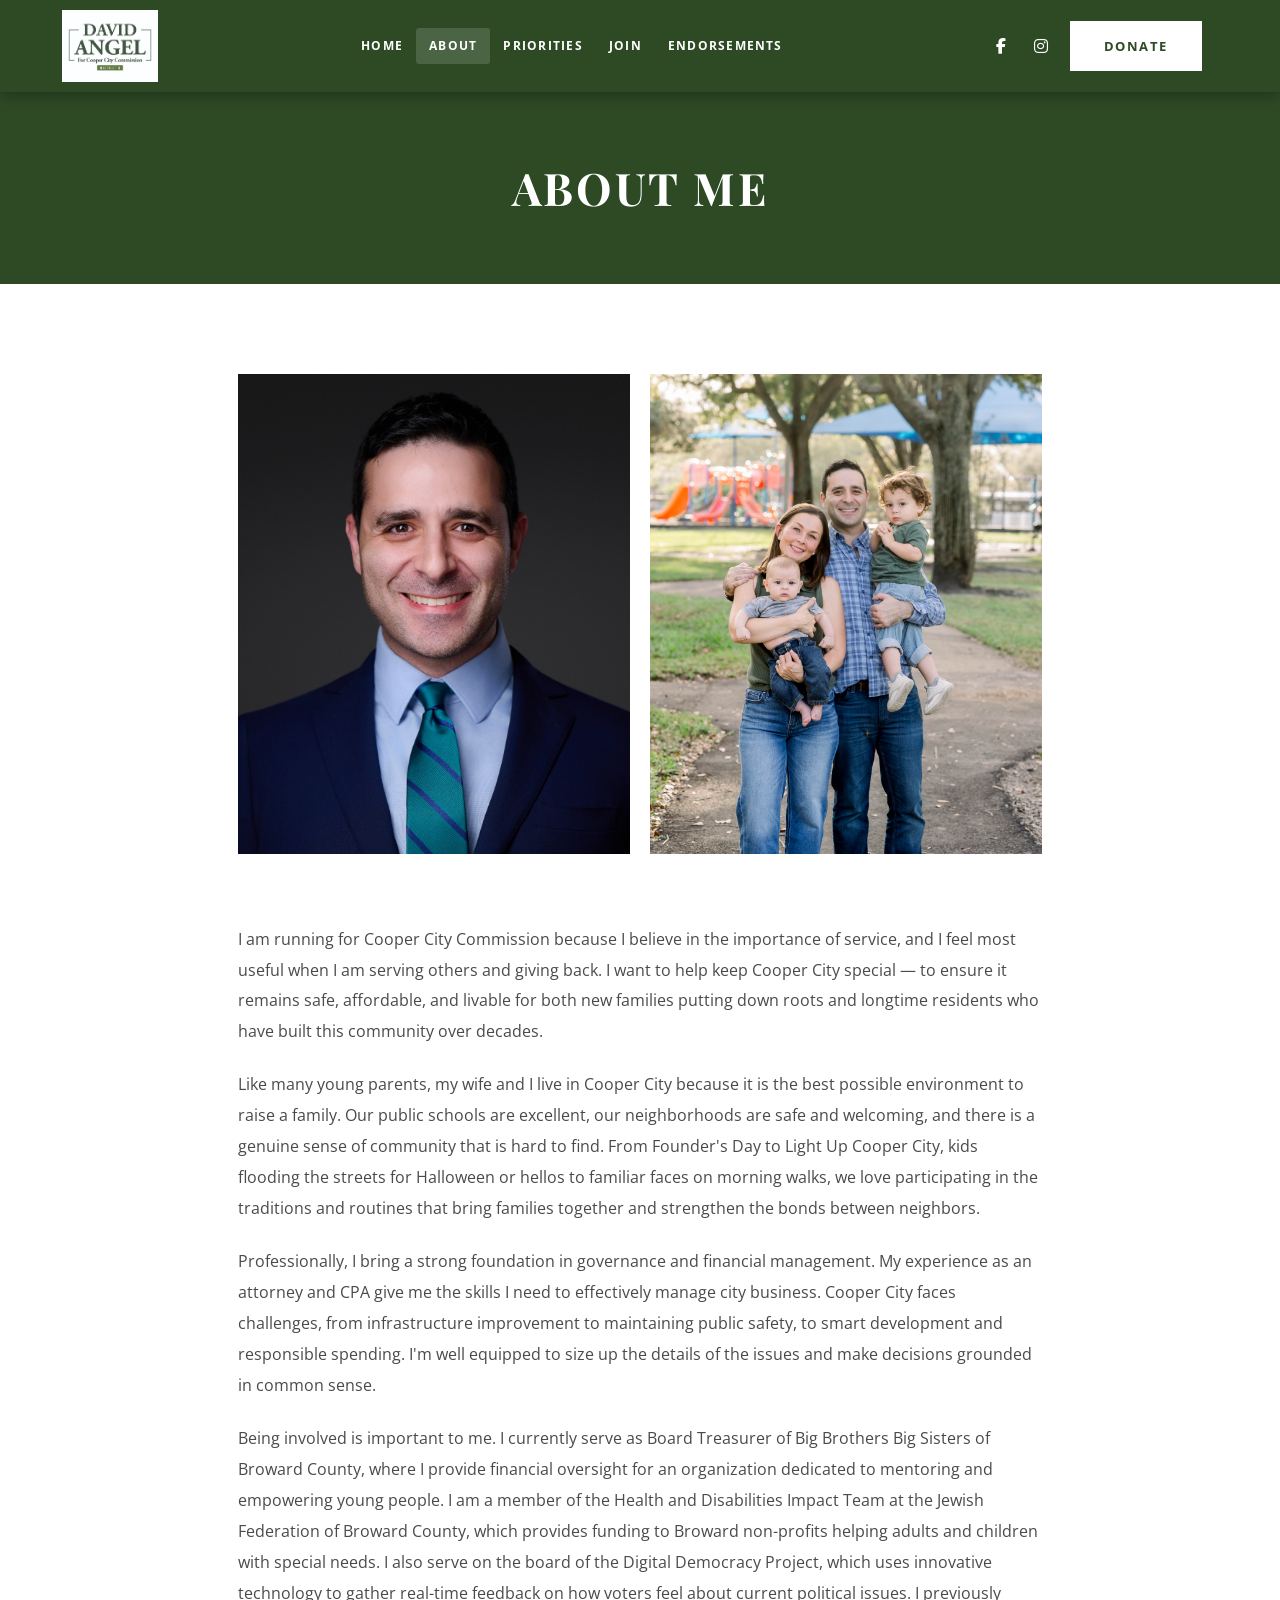
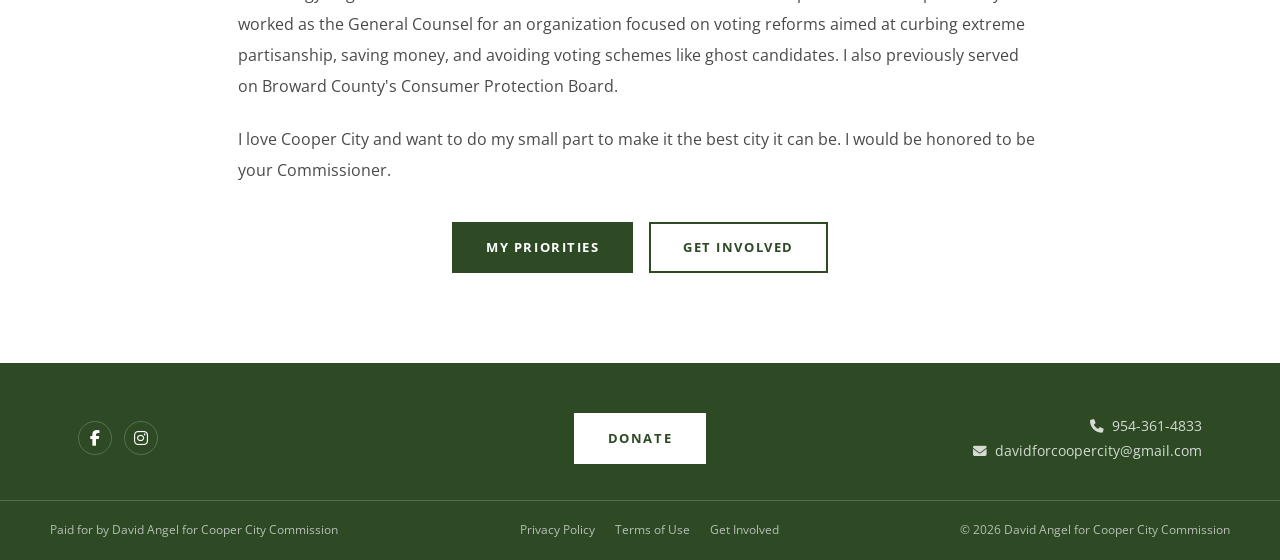
<file: about.html>
<!DOCTYPE html>
<html lang="en">
<head>
  <meta charset="UTF-8" />
  <meta name="viewport" content="width=device-width, initial-scale=1.0" />
  <title>About David Angel — Cooper City Commission District 3</title>
  <meta name="description" content="Learn about David Angel — attorney, father, and Cooper City resident running for Commissioner, District 3." />

  <link rel="preconnect" href="https://fonts.googleapis.com" />
  <link rel="preconnect" href="https://fonts.gstatic.com" crossorigin />
  <link href="https://fonts.googleapis.com/css2?family=Playfair+Display:ital,wght@0,700;0,800;1,700&family=Open+Sans:wght@400;600;700&display=swap" rel="stylesheet" />
  <link rel="stylesheet" href="https://cdnjs.cloudflare.com/ajax/libs/font-awesome/6.5.0/css/all.min.css" crossorigin="anonymous" />
  <link rel="stylesheet" href="css/styles.css" />
</head>
<body>

  <!-- ═══════════════════════════════ HEADER ═══════════════════════════════ -->
  <header class="site-header">
    <div class="header-inner">
      <div class="logo">
        <a href="index.html" aria-label="David Angel for Cooper City Commission — Home">
          <img src="images/angel-branding-final-white.jpg" alt="David Angel for Cooper City Commission, District 3" />
        </a>
      </div>
      <nav class="site-nav" id="site-nav" aria-label="Main navigation">
        <a href="index.html">Home</a>
        <a href="about.html" class="active">About</a>
        <a href="priorities.html">Priorities</a>
        <a href="join.html">Join</a>
        <a href="endorsements.html">Endorsements</a>
        <a href="events.html" style="display:none;">Events</a>
      </nav>
      <div class="header-right">
        <div class="social-bar" aria-label="Social media links">
          <a href="https://www.facebook.com/davidangelforcoopercity/" aria-label="Facebook" target="_blank" rel="noopener"><i class="fab fa-facebook-f"></i></a>
          <a href="https://www.instagram.com/davidforcoopercity/" aria-label="Instagram" target="_blank" rel="noopener"><i class="fab fa-instagram"></i></a>
        </div>
        <a href="https://secure.anedot.com/david-angel-for-cooper-city-commission-9b75504b-1ee2-4fb7-9f40-5813d05e047b/davidangelforcoopercity?exitIntent=true" class="btn btn-white">Donate</a>
        <button class="hamburger" id="hamburger" aria-label="Toggle navigation" aria-expanded="false" aria-controls="site-nav">
          <span></span><span></span><span></span>
        </button>
      </div>
    </div>
  </header>

  <!-- ════════════════════════════ PAGE HEADER ═════════════════════════════ -->
  <div class="page-header">
    <h1>About Me</h1>
  </div>

  <!-- ══════════════════════════════ ABOUT CONTENT ════════════════════════ -->
  <section class="section-pad" style="background:var(--white);">
    <div class="container" style="max-width:860px;">

      <div class="about-photos">
        <img src="images/about-me-top.jpg" alt="David Angel — professional portrait" />
        <img src="images/full-family-for-about-me.jpg" alt="David Angel with his family at Cooper City park" />
      </div>

      <div class="about-bio" style="text-align:left;">
        <p>
          I am running for Cooper City Commission because I believe in the importance of service, and I feel most useful when I am serving others and giving back. I want to help keep Cooper City special — to ensure it remains safe, affordable, and livable for both new families putting down roots and longtime residents who have built this community over decades.
        </p>

        <p>
          Like many young parents, my wife and I live in Cooper City because it is the best possible environment to raise a family. Our public schools are excellent, our neighborhoods are safe and welcoming, and there is a genuine sense of community that is hard to find. From Founder's Day to Light Up Cooper City, kids flooding the streets for Halloween or hellos to familiar faces on morning walks, we love participating in the traditions and routines that bring families together and strengthen the bonds between neighbors.
        </p>

        <p>
          Professionally, I bring a strong foundation in governance and financial management. My experience as an attorney and CPA give me the skills I need to effectively manage city business. Cooper City faces challenges, from infrastructure improvement to maintaining public safety, to smart development and responsible spending. I'm well equipped to size up the details of the issues and make decisions grounded in common sense.
        </p>

        <p>
          Being involved is important to me. I currently serve as Board Treasurer of Big Brothers Big Sisters of Broward County, where I provide financial oversight for an organization dedicated to mentoring and empowering young people. I am a member of the Health and Disabilities Impact Team at the Jewish Federation of Broward County, which provides funding to Broward non-profits helping adults and children with special needs. I also serve on the board of the Digital Democracy Project, which uses innovative technology to gather real-time feedback on how voters feel about current political issues. I previously worked as the General Counsel for an organization focused on voting reforms aimed at curbing extreme partisanship, saving money, and avoiding voting schemes like ghost candidates. I also previously served on Broward County's Consumer Protection Board.
        </p>

        <p>
          I love Cooper City and want to do my small part to make it the best city it can be. I would be honored to be your Commissioner.
        </p>

        <div style="display:flex;gap:16px;flex-wrap:wrap;margin-top:36px;justify-content:center;">
          <a href="priorities.html" class="btn btn-green">My Priorities</a>
          <a href="join.html" class="btn btn-outline-green">Get Involved</a>
        </div>
      </div>

    </div>
  </section>

  <!-- ═══════════════════════════════ FOOTER ═══════════════════════════════ -->
  <footer class="site-footer">
    <div class="footer-top">
      <div class="footer-top-inner">
        <div class="footer-social" aria-label="Social media">
          <a href="https://www.facebook.com/davidangelforcoopercity/" aria-label="Facebook" target="_blank" rel="noopener"><i class="fab fa-facebook-f"></i></a>
          <a href="https://www.instagram.com/davidforcoopercity/" aria-label="Instagram" target="_blank" rel="noopener"><i class="fab fa-instagram"></i></a>
        </div>
        <div class="footer-donate">
          <a href="https://secure.anedot.com/david-angel-for-cooper-city-commission-9b75504b-1ee2-4fb7-9f40-5813d05e047b/davidangelforcoopercity?exitIntent=true" class="btn btn-white footer-donate-btn">Donate</a>
        </div>
        <div class="footer-contact">
          <a href="tel:9543614833"><i class="fas fa-phone" aria-hidden="true"></i>&nbsp; 954-361-4833</a><br/>
          <a href="mailto:davidforcoopercity@gmail.com"><i class="fas fa-envelope" aria-hidden="true"></i>&nbsp; davidforcoopercity@gmail.com</a>
        </div>
      </div>
    </div>
    <div class="footer-bottom">
      <div class="footer-bottom-inner">
        <span>Paid for by David Angel for Cooper City Commission</span>
        <div class="footer-links">
          <a href="privacy.html">Privacy Policy</a>
          <a href="privacy.html#terms">Terms of Use</a>
          <a href="join.html">Get Involved</a>
        </div>
        <span>&copy; 2026 David Angel for Cooper City Commission</span>
      </div>
    </div>
  </footer>

  <script src="js/main.js"></script>
</body>
</html>
</file>
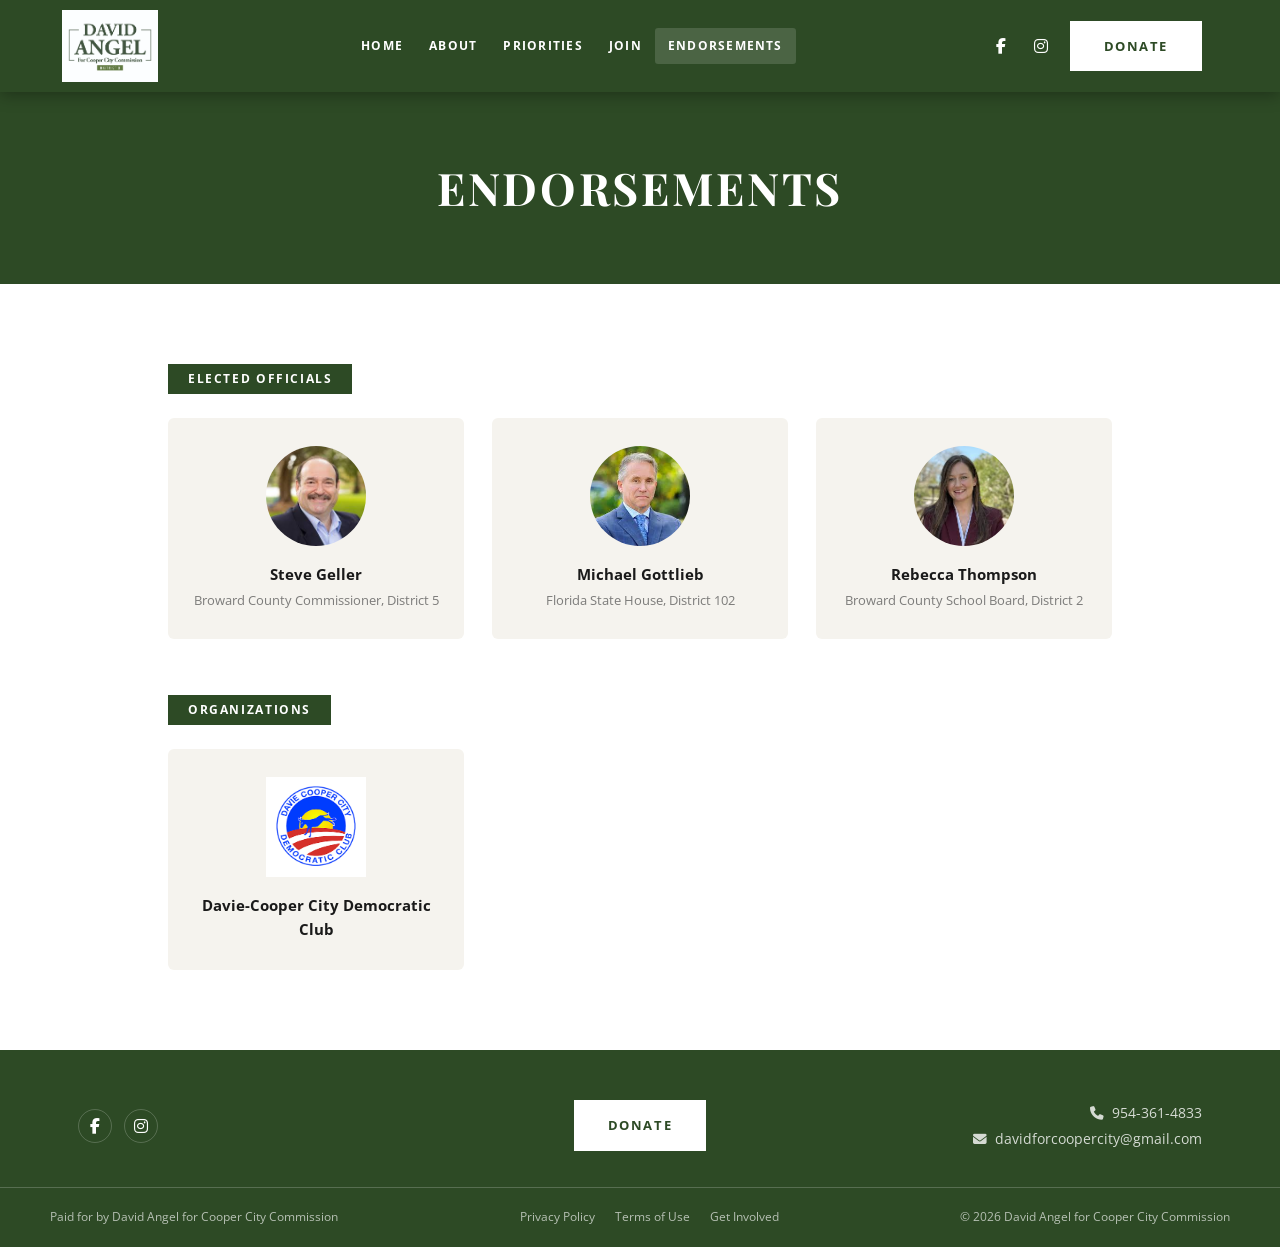
<file: endorsements.html>
<!DOCTYPE html>
<html lang="en">
<head>
  <meta charset="UTF-8" />
  <meta name="viewport" content="width=device-width, initial-scale=1.0" />
  <title>Endorsements — David Angel for Cooper City Commission District 3</title>
  <meta name="description" content="See who endorses David Angel for Cooper City Commission, District 3." />

  <link rel="preconnect" href="https://fonts.googleapis.com" />
  <link rel="preconnect" href="https://fonts.gstatic.com" crossorigin />
  <link href="https://fonts.googleapis.com/css2?family=Playfair+Display:ital,wght@0,700;0,800;1,700&family=Open+Sans:wght@400;600;700&display=swap" rel="stylesheet" />
  <link rel="stylesheet" href="https://cdnjs.cloudflare.com/ajax/libs/font-awesome/6.5.0/css/all.min.css" crossorigin="anonymous" />
  <link rel="stylesheet" href="css/styles.css" />
</head>
<body>

  <!-- ═══════════════════════════════ HEADER ═══════════════════════════════ -->
  <header class="site-header">
    <div class="header-inner">
      <div class="logo">
        <a href="index.html" aria-label="David Angel for Cooper City Commission — Home">
          <img src="images/angel-branding-final-white.jpg" alt="David Angel for Cooper City Commission, District 3" />
        </a>
      </div>
      <nav class="site-nav" id="site-nav" aria-label="Main navigation">
        <a href="index.html">Home</a>
        <a href="about.html">About</a>
        <a href="priorities.html">Priorities</a>
        <a href="join.html">Join</a>
        <a href="endorsements.html" class="active">Endorsements</a>
        <a href="events.html" style="display:none;">Events</a>
      </nav>
      <div class="header-right">
        <div class="social-bar" aria-label="Social media links">
          <a href="https://www.facebook.com/davidangelforcoopercity/" aria-label="Facebook" target="_blank" rel="noopener"><i class="fab fa-facebook-f"></i></a>
          <a href="https://www.instagram.com/davidforcoopercity/" aria-label="Instagram" target="_blank" rel="noopener"><i class="fab fa-instagram"></i></a>
        </div>
        <a href="https://secure.anedot.com/david-angel-for-cooper-city-commission-9b75504b-1ee2-4fb7-9f40-5813d05e047b/davidangelforcoopercity?exitIntent=true" class="btn btn-white">Donate</a>
        <button class="hamburger" id="hamburger" aria-label="Toggle navigation" aria-expanded="false" aria-controls="site-nav">
          <span></span><span></span><span></span>
        </button>
      </div>
    </div>
  </header>

  <!-- ════════════════════════════ PAGE HEADER ═════════════════════════════ -->
  <div class="page-header">
    <h1>Endorsements</h1>
  </div>

  <!-- ══════════════════════ ENDORSEMENTS CONTENT ══════════════════════════ -->
  <section class="endorsements-section">
    <div class="container" style="max-width:1000px;">

      <!-- ── Elected Officials ── -->
      <div class="endorsement-group">
        <div class="endorsement-type">Elected Officials</div>
        <div class="endorsement-cards">

          <div class="endorsement-card">
            <img src="images/steve-geller.jpeg" alt="Steve Geller" class="endorsement-photo" />
            <div class="endorsement-card-info">
              <strong>Steve Geller</strong>
              <span>Broward County Commissioner, District 5</span>
            </div>
          </div>

          <div class="endorsement-card">
            <img src="images/michael-gottlieb.jpeg" alt="Michael Gottlieb" class="endorsement-photo" />
            <div class="endorsement-card-info">
              <strong>Michael Gottlieb</strong>
              <span>Florida State House, District 102</span>
            </div>
          </div>

          <div class="endorsement-card">
            <img src="images/rebecca-thompson.jpeg" alt="Rebecca Thompson" class="endorsement-photo" />
            <div class="endorsement-card-info">
              <strong>Rebecca Thompson</strong>
              <span>Broward County School Board, District 2</span>
            </div>
          </div>

        </div>
      </div>

      <!-- ── Organizations ── -->
      <div class="endorsement-group">
        <div class="endorsement-type">Organizations</div>
        <div class="endorsement-cards">

          <div class="endorsement-card">
            <img src="images/davie-cooper-city-democratic-club.png" alt="Davie Cooper City Democratic Club" class="endorsement-photo endorsement-logo" />
            <div class="endorsement-card-info">
              <strong>Davie-Cooper City Democratic Club</strong>
            </div>
          </div>

        </div>
      </div>

    </div>
  </section>

  <!-- ═══════════════════════════════ FOOTER ═══════════════════════════════ -->
  <footer class="site-footer">
    <div class="footer-top">
      <div class="footer-top-inner">
        <div class="footer-social" aria-label="Social media">
          <a href="https://www.facebook.com/davidangelforcoopercity/" aria-label="Facebook" target="_blank" rel="noopener"><i class="fab fa-facebook-f"></i></a>
          <a href="https://www.instagram.com/davidforcoopercity/" aria-label="Instagram" target="_blank" rel="noopener"><i class="fab fa-instagram"></i></a>
        </div>
        <div class="footer-donate">
          <a href="https://secure.anedot.com/david-angel-for-cooper-city-commission-9b75504b-1ee2-4fb7-9f40-5813d05e047b/davidangelforcoopercity?exitIntent=true" class="btn btn-white footer-donate-btn">Donate</a>
        </div>
        <div class="footer-contact">
          <a href="tel:9543614833"><i class="fas fa-phone" aria-hidden="true"></i>&nbsp; 954-361-4833</a><br/>
          <a href="mailto:davidforcoopercity@gmail.com"><i class="fas fa-envelope" aria-hidden="true"></i>&nbsp; davidforcoopercity@gmail.com</a>
        </div>
      </div>
    </div>
    <div class="footer-bottom">
      <div class="footer-bottom-inner">
        <span>Paid for by David Angel for Cooper City Commission</span>
        <div class="footer-links">
          <a href="privacy.html">Privacy Policy</a>
          <a href="privacy.html#terms">Terms of Use</a>
          <a href="join.html">Get Involved</a>
        </div>
        <span>&copy; 2026 David Angel for Cooper City Commission</span>
      </div>
    </div>
  </footer>

  <script src="js/main.js"></script>
</body>
</html>
</file>
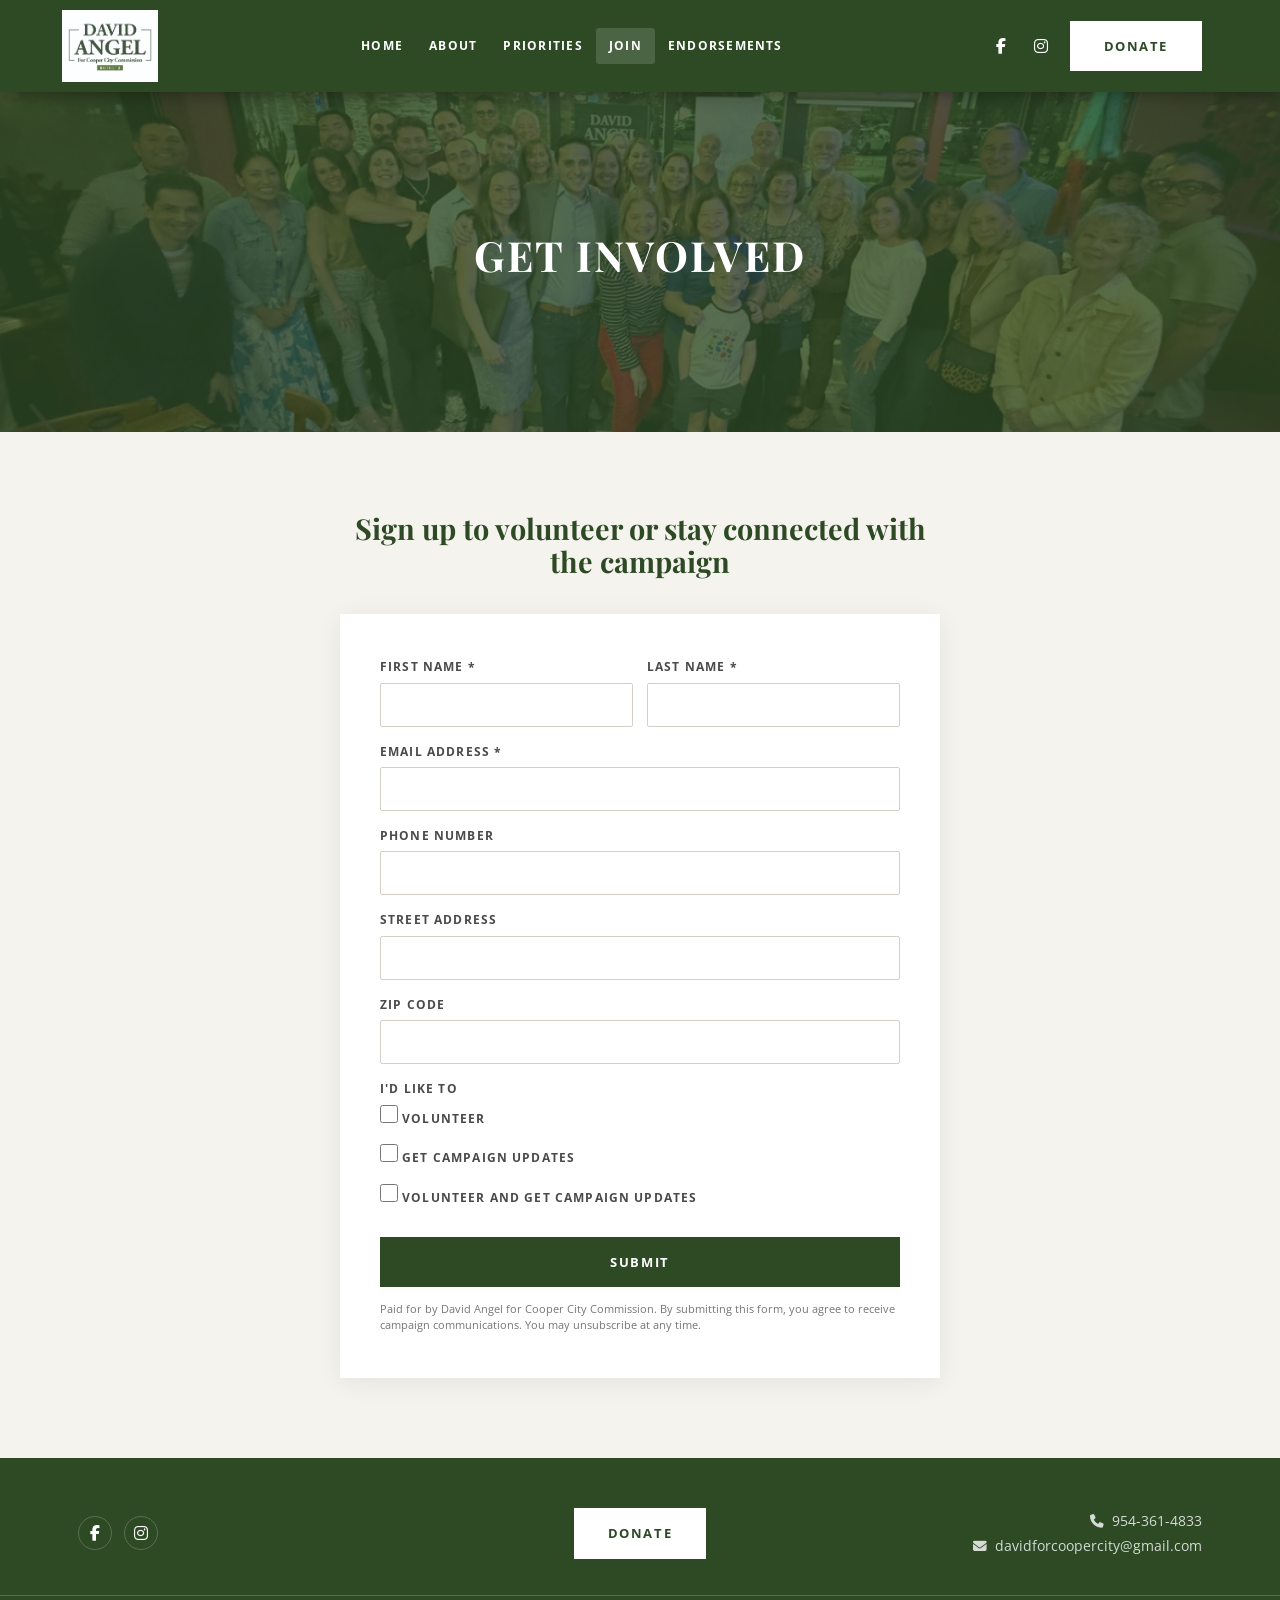
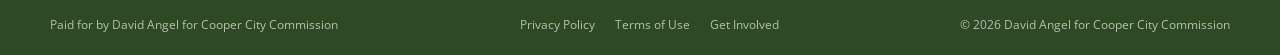
<file: join.html>
<!DOCTYPE html>
<html lang="en">
<head>
  <meta charset="UTF-8" />
  <meta name="viewport" content="width=device-width, initial-scale=1.0" />
  <title>Get Involved — David Angel for Cooper City Commission District 3</title>
  <meta name="description" content="Join David Angel's campaign for Cooper City Commission District 3. Volunteer, donate, or get a yard sign." />

  <link rel="preconnect" href="https://fonts.googleapis.com" />
  <link rel="preconnect" href="https://fonts.gstatic.com" crossorigin />
  <link href="https://fonts.googleapis.com/css2?family=Playfair+Display:ital,wght@0,700;0,800;1,700&family=Open+Sans:wght@400;600;700&display=swap" rel="stylesheet" />
  <link rel="stylesheet" href="https://cdnjs.cloudflare.com/ajax/libs/font-awesome/6.5.0/css/all.min.css" crossorigin="anonymous" />
  <link rel="stylesheet" href="css/styles.css" />
</head>
<body>

  <!-- ═══════════════════════════════ HEADER ═══════════════════════════════ -->
  <header class="site-header">
    <div class="header-inner">
      <div class="logo">
        <a href="index.html" aria-label="David Angel for Cooper City Commission — Home">
          <img src="images/angel-branding-final-white.jpg" alt="David Angel for Cooper City Commission, District 3" />
        </a>
      </div>
      <nav class="site-nav" id="site-nav" aria-label="Main navigation">
        <a href="index.html">Home</a>
        <a href="about.html">About</a>
        <a href="priorities.html">Priorities</a>
        <a href="join.html" class="active">Join</a>
        <a href="endorsements.html">Endorsements</a>
        <a href="events.html" style="display:none;">Events</a>
      </nav>
      <div class="header-right">
        <div class="social-bar" aria-label="Social media links">
          <a href="https://www.facebook.com/davidangelforcoopercity/" aria-label="Facebook" target="_blank" rel="noopener"><i class="fab fa-facebook-f"></i></a>
          <a href="https://www.instagram.com/davidforcoopercity/" aria-label="Instagram" target="_blank" rel="noopener"><i class="fab fa-instagram"></i></a>
        </div>
        <a href="https://secure.anedot.com/david-angel-for-cooper-city-commission-9b75504b-1ee2-4fb7-9f40-5813d05e047b/davidangelforcoopercity?exitIntent=true" class="btn btn-white">Donate</a>
        <button class="hamburger" id="hamburger" aria-label="Toggle navigation" aria-expanded="false" aria-controls="site-nav">
          <span></span><span></span><span></span>
        </button>
      </div>
    </div>
  </header>

  <!-- ════════════════════════ JOIN HERO ═══════════════════════════════════ -->
  <div class="join-hero">
    <img src="images/get-involved.jpeg" alt="David Angel with campaign supporters" />
    <div class="join-hero-text">
      <h1>Get Involved</h1>
    </div>
  </div>

  <!-- ═══════════════════════ JOIN CONTENT ═════════════════════════════════ -->
  <div class="join-content">
    <div style="max-width:600px;margin:0 auto;">

      <div style="text-align:center;margin-bottom:36px;">
        <h2 style="font-family:'Playfair Display',serif;font-size:1.8rem;color:var(--green);margin-bottom:8px;">Sign up to volunteer or stay connected with the campaign</h2>
      </div>

      <div class="signup-card">
        <form id="join-form" action="https://formspree.io/f/YOUR_FORM_ID" method="POST">
          <div class="form-row">
            <div class="form-group">
              <label for="first-name">First Name *</label>
              <input type="text" id="first-name" name="first_name" required />
            </div>
            <div class="form-group">
              <label for="last-name">Last Name *</label>
              <input type="text" id="last-name" name="last_name" required />
            </div>
          </div>
          <div class="form-group">
            <label for="email">Email Address *</label>
            <input type="email" id="email" name="email" required />
          </div>
          <div class="form-group">
            <label for="phone">Phone Number</label>
            <input type="tel" id="phone" name="phone" />
          </div>
          <div class="form-group">
            <label for="address">Street Address</label>
            <input type="text" id="address" name="address" />
          </div>
          <div class="form-group">
            <label for="zip">Zip Code</label>
            <input type="text" id="zip" name="zip" pattern="[0-9]{5}" />
          </div>
          <div class="form-group">
            <label>I'd like to</label>
            <div class="checkbox-group">
              <label class="checkbox-label">
                <input type="checkbox" name="interest[]" value="volunteer" />
                <span>Volunteer</span>
              </label>
              <label class="checkbox-label">
                <input type="checkbox" name="interest[]" value="updates" />
                <span>Get Campaign Updates</span>
              </label>
              <label class="checkbox-label">
                <input type="checkbox" name="interest[]" value="volunteer-and-updates" />
                <span>Volunteer and Get Campaign Updates</span>
              </label>
            </div>
          </div>
          <button type="submit" class="btn btn-green btn-submit">Submit</button>
          <p class="legal-copy">
            Paid for by David Angel for Cooper City Commission. By submitting this form, you agree to receive campaign communications. You may unsubscribe at any time.
          </p>
        </form>
      </div>

    </div>
  </div>

  <!-- ═══════════════════════════════ FOOTER ═══════════════════════════════ -->
  <footer class="site-footer">
    <div class="footer-top">
      <div class="footer-top-inner">
        <div class="footer-social" aria-label="Social media">
          <a href="https://www.facebook.com/davidangelforcoopercity/" aria-label="Facebook" target="_blank" rel="noopener"><i class="fab fa-facebook-f"></i></a>
          <a href="https://www.instagram.com/davidforcoopercity/" aria-label="Instagram" target="_blank" rel="noopener"><i class="fab fa-instagram"></i></a>
        </div>
        <div class="footer-donate">
          <a href="https://secure.anedot.com/david-angel-for-cooper-city-commission-9b75504b-1ee2-4fb7-9f40-5813d05e047b/davidangelforcoopercity?exitIntent=true" class="btn btn-white footer-donate-btn">Donate</a>
        </div>
        <div class="footer-contact">
          <a href="tel:9543614833"><i class="fas fa-phone" aria-hidden="true"></i>&nbsp; 954-361-4833</a><br/>
          <a href="mailto:davidforcoopercity@gmail.com"><i class="fas fa-envelope" aria-hidden="true"></i>&nbsp; davidforcoopercity@gmail.com</a>
        </div>
      </div>
    </div>
    <div class="footer-bottom">
      <div class="footer-bottom-inner">
        <span>Paid for by David Angel for Cooper City Commission</span>
        <div class="footer-links">
          <a href="privacy.html">Privacy Policy</a>
          <a href="privacy.html#terms">Terms of Use</a>
          <a href="join.html">Get Involved</a>
        </div>
        <span>&copy; 2026 David Angel for Cooper City Commission</span>
      </div>
    </div>
  </footer>

  <script src="js/main.js"></script>
</body>
</html>
</file>
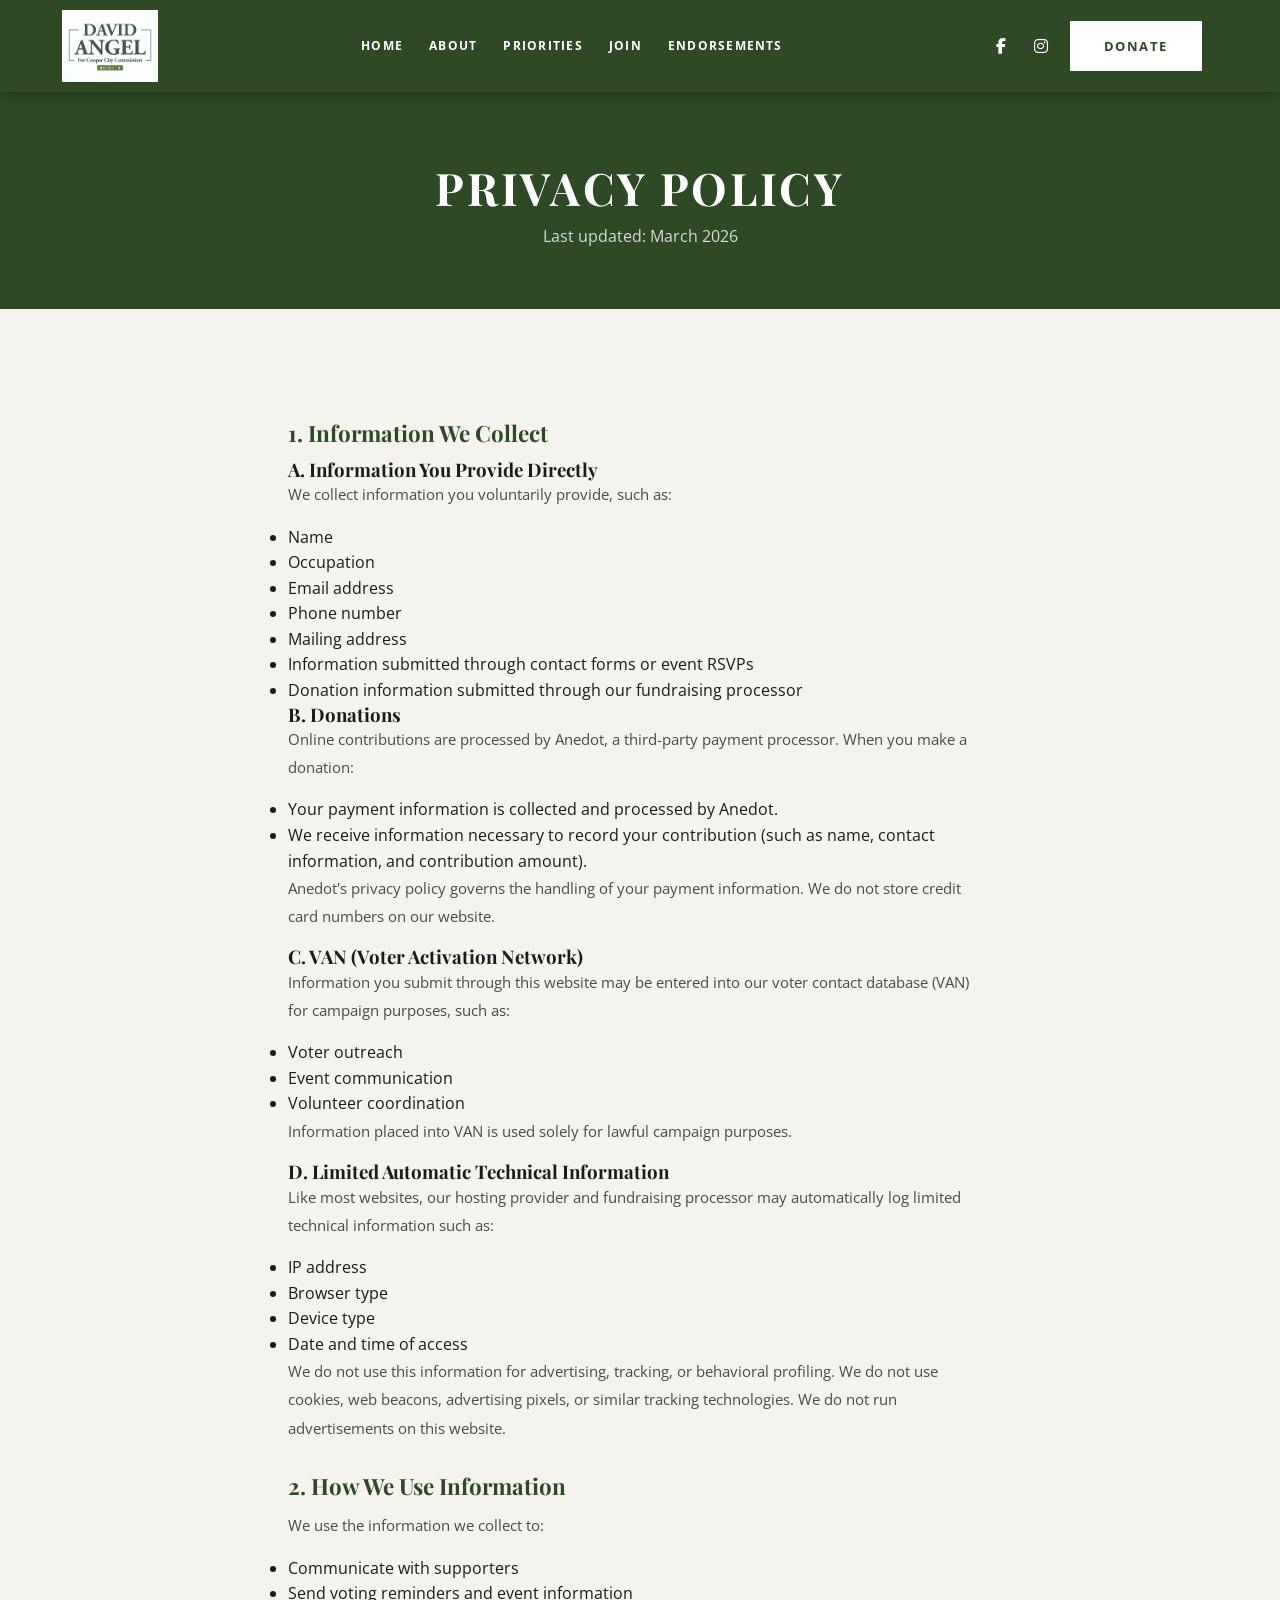
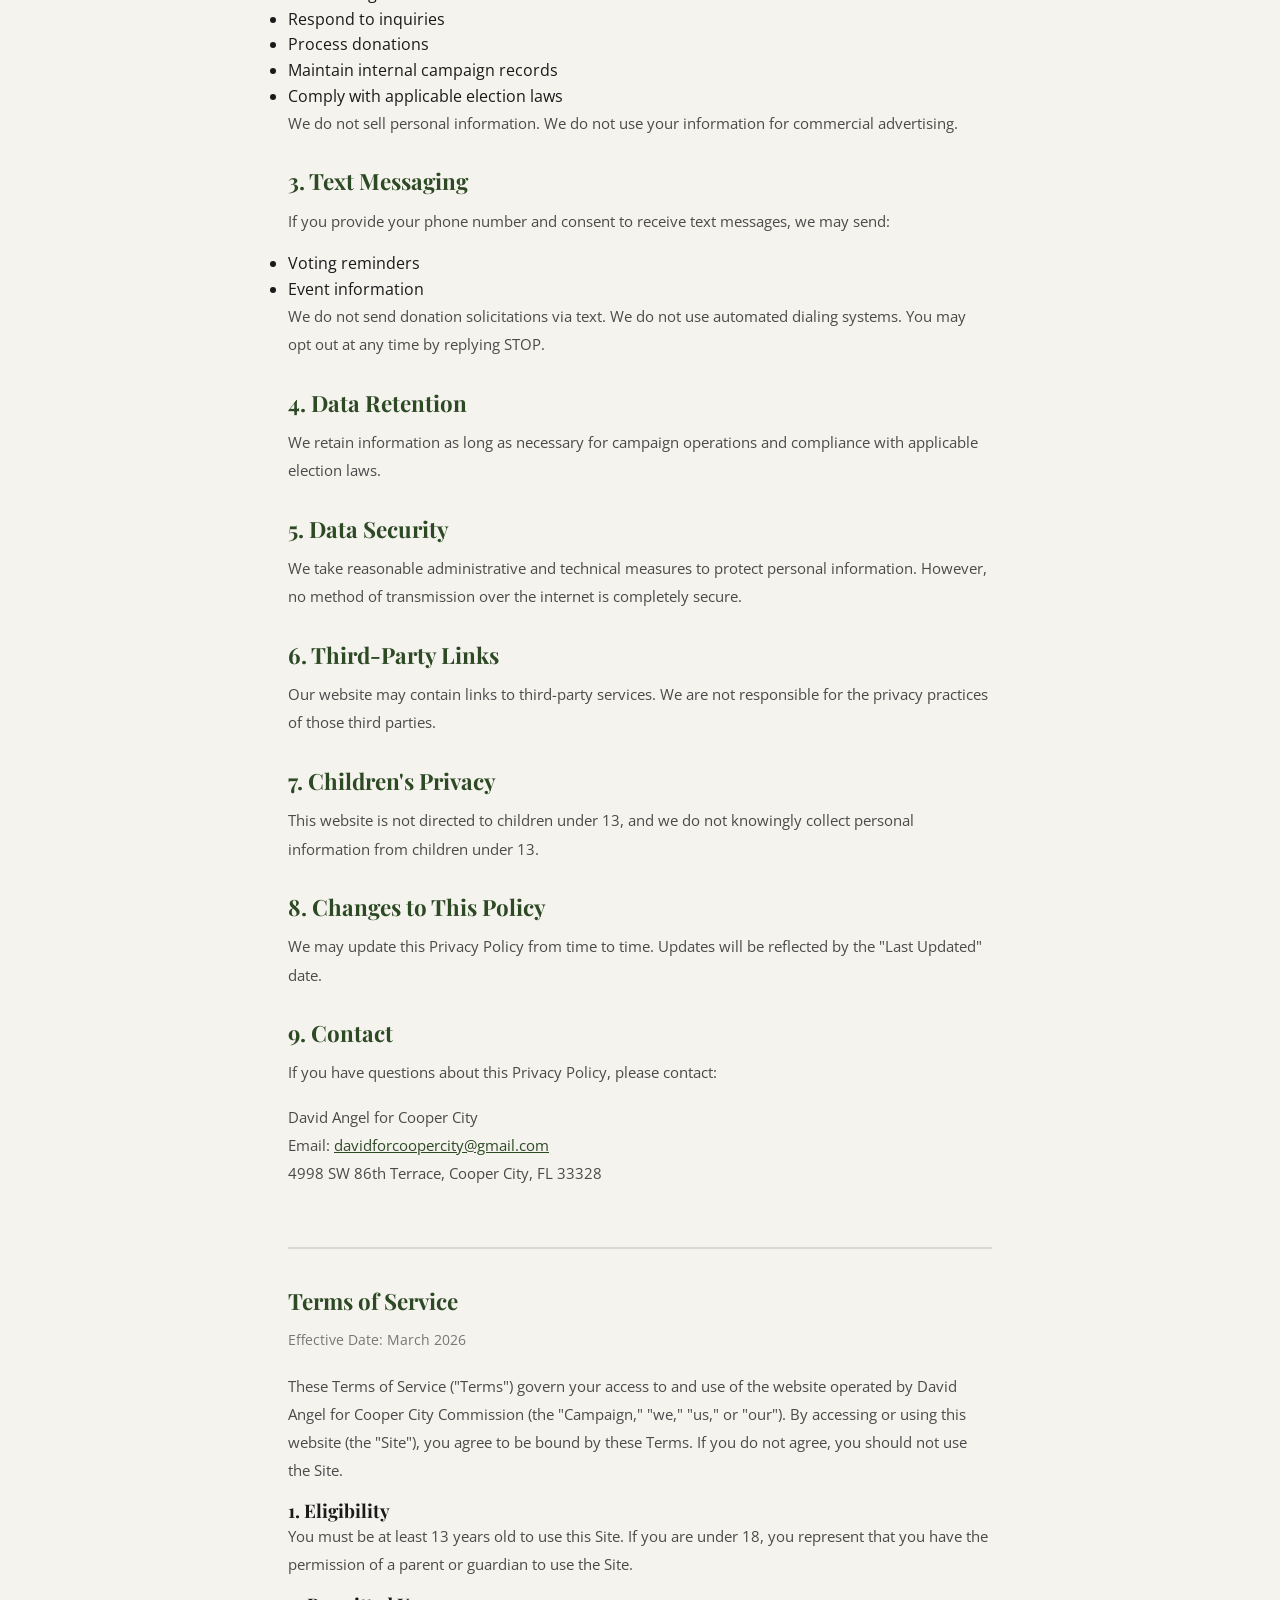
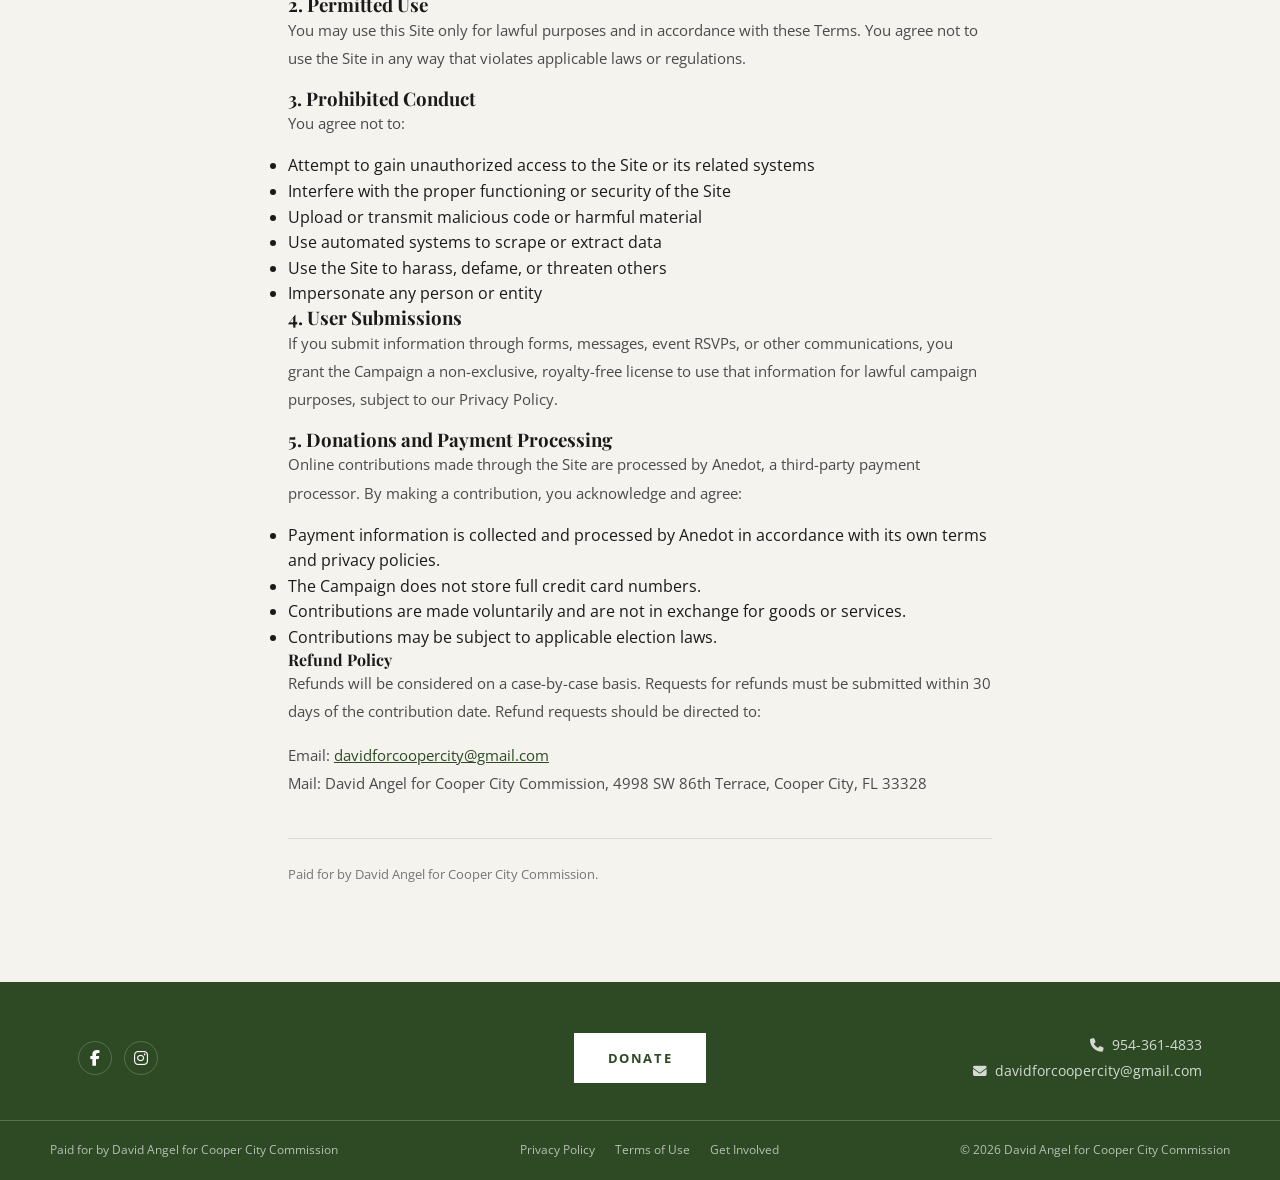
<file: privacy.html>
<!DOCTYPE html>
<html lang="en">
<head>
  <meta charset="UTF-8" />
  <meta name="viewport" content="width=device-width, initial-scale=1.0" />
  <title>Privacy Policy — David Angel for Cooper City Commission District 3</title>

  <link rel="preconnect" href="https://fonts.googleapis.com" />
  <link rel="preconnect" href="https://fonts.gstatic.com" crossorigin />
  <link href="https://fonts.googleapis.com/css2?family=Playfair+Display:ital,wght@0,700;0,800;1,700&family=Open+Sans:wght@400;600;700&display=swap" rel="stylesheet" />
  <link rel="stylesheet" href="https://cdnjs.cloudflare.com/ajax/libs/font-awesome/6.5.0/css/all.min.css" crossorigin="anonymous" />
  <link rel="stylesheet" href="css/styles.css" />
</head>
<body>

  <!-- ═══════════════════════════════ HEADER ═══════════════════════════════ -->
  <header class="site-header">
    <div class="header-inner">
      <div class="logo">
        <a href="index.html" aria-label="David Angel for Cooper City Commission — Home">
          <img src="images/angel-branding-final-white.jpg" alt="David Angel for Cooper City Commission, District 3" />
        </a>
      </div>
      <nav class="site-nav" id="site-nav" aria-label="Main navigation">
        <a href="index.html">Home</a>
        <a href="about.html">About</a>
        <a href="priorities.html">Priorities</a>
        <a href="join.html">Join</a>
        <a href="endorsements.html">Endorsements</a>
        <a href="events.html" style="display:none;">Events</a>
      </nav>
      <div class="header-right">
        <div class="social-bar" aria-label="Social media links">
          <a href="https://www.facebook.com/davidangelforcoopercity/" aria-label="Facebook" target="_blank" rel="noopener"><i class="fab fa-facebook-f"></i></a>
          <a href="https://www.instagram.com/davidforcoopercity/" aria-label="Instagram" target="_blank" rel="noopener"><i class="fab fa-instagram"></i></a>
        </div>
        <a href="https://secure.anedot.com/david-angel-for-cooper-city-commission-9b75504b-1ee2-4fb7-9f40-5813d05e047b/davidangelforcoopercity?exitIntent=true" class="btn btn-white">Donate</a>
        <button class="hamburger" id="hamburger" aria-label="Toggle navigation" aria-expanded="false" aria-controls="site-nav">
          <span></span><span></span><span></span>
        </button>
      </div>
    </div>
  </header>

  <!-- ════════════════════════════ PAGE HEADER ═════════════════════════════ -->
  <div class="page-header">
    <h1>Privacy Policy</h1>
    <p>Last updated: March 2026</p>
  </div>

  <!-- ══════════════════════════ PRIVACY CONTENT ═══════════════════════════ -->
  <div class="privacy-content">

    <h2>1. Information We Collect</h2>

    <h3>A. Information You Provide Directly</h3>
    <p>We collect information you voluntarily provide, such as:</p>
    <ul>
      <li>Name</li>
      <li>Occupation</li>
      <li>Email address</li>
      <li>Phone number</li>
      <li>Mailing address</li>
      <li>Information submitted through contact forms or event RSVPs</li>
      <li>Donation information submitted through our fundraising processor</li>
    </ul>

    <h3>B. Donations</h3>
    <p>Online contributions are processed by Anedot, a third-party payment processor. When you make a donation:</p>
    <ul>
      <li>Your payment information is collected and processed by Anedot.</li>
      <li>We receive information necessary to record your contribution (such as name, contact information, and contribution amount).</li>
    </ul>
    <p>Anedot's privacy policy governs the handling of your payment information. We do not store credit card numbers on our website.</p>

    <h3>C. VAN (Voter Activation Network)</h3>
    <p>Information you submit through this website may be entered into our voter contact database (VAN) for campaign purposes, such as:</p>
    <ul>
      <li>Voter outreach</li>
      <li>Event communication</li>
      <li>Volunteer coordination</li>
    </ul>
    <p>Information placed into VAN is used solely for lawful campaign purposes.</p>

    <h3>D. Limited Automatic Technical Information</h3>
    <p>Like most websites, our hosting provider and fundraising processor may automatically log limited technical information such as:</p>
    <ul>
      <li>IP address</li>
      <li>Browser type</li>
      <li>Device type</li>
      <li>Date and time of access</li>
    </ul>
    <p>We do not use this information for advertising, tracking, or behavioral profiling. We do not use cookies, web beacons, advertising pixels, or similar tracking technologies. We do not run advertisements on this website.</p>

    <h2>2. How We Use Information</h2>
    <p>We use the information we collect to:</p>
    <ul>
      <li>Communicate with supporters</li>
      <li>Send voting reminders and event information</li>
      <li>Respond to inquiries</li>
      <li>Process donations</li>
      <li>Maintain internal campaign records</li>
      <li>Comply with applicable election laws</li>
    </ul>
    <p>We do not sell personal information. We do not use your information for commercial advertising.</p>

    <h2>3. Text Messaging</h2>
    <p>If you provide your phone number and consent to receive text messages, we may send:</p>
    <ul>
      <li>Voting reminders</li>
      <li>Event information</li>
    </ul>
    <p>We do not send donation solicitations via text. We do not use automated dialing systems. You may opt out at any time by replying STOP.</p>

    <h2>4. Data Retention</h2>
    <p>We retain information as long as necessary for campaign operations and compliance with applicable election laws.</p>

    <h2>5. Data Security</h2>
    <p>We take reasonable administrative and technical measures to protect personal information. However, no method of transmission over the internet is completely secure.</p>

    <h2>6. Third-Party Links</h2>
    <p>Our website may contain links to third-party services. We are not responsible for the privacy practices of those third parties.</p>

    <h2>7. Children's Privacy</h2>
    <p>This website is not directed to children under 13, and we do not knowingly collect personal information from children under 13.</p>

    <h2>8. Changes to This Policy</h2>
    <p>We may update this Privacy Policy from time to time. Updates will be reflected by the "Last Updated" date.</p>

    <h2>9. Contact</h2>
    <p>If you have questions about this Privacy Policy, please contact:</p>
    <p>
      David Angel for Cooper City<br/>
      Email: <a href="mailto:davidforcoopercity@gmail.com" style="color:var(--green);">davidforcoopercity@gmail.com</a><br/>
      4998 SW 86th Terrace, Cooper City, FL 33328
    </p>

    <hr style="margin:60px 0 40px;border:none;border-top:2px solid var(--rule);" />

    <h2 id="terms">Terms of Service</h2>
    <p style="font-size:0.85rem;color:var(--text-light);margin-bottom:20px;">Effective Date: March 2026</p>
    <p>These Terms of Service ("Terms") govern your access to and use of the website operated by David Angel for Cooper City Commission (the "Campaign," "we," "us," or "our"). By accessing or using this website (the "Site"), you agree to be bound by these Terms. If you do not agree, you should not use the Site.</p>

    <h3>1. Eligibility</h3>
    <p>You must be at least 13 years old to use this Site. If you are under 18, you represent that you have the permission of a parent or guardian to use the Site.</p>

    <h3>2. Permitted Use</h3>
    <p>You may use this Site only for lawful purposes and in accordance with these Terms. You agree not to use the Site in any way that violates applicable laws or regulations.</p>

    <h3>3. Prohibited Conduct</h3>
    <p>You agree not to:</p>
    <ul>
      <li>Attempt to gain unauthorized access to the Site or its related systems</li>
      <li>Interfere with the proper functioning or security of the Site</li>
      <li>Upload or transmit malicious code or harmful material</li>
      <li>Use automated systems to scrape or extract data</li>
      <li>Use the Site to harass, defame, or threaten others</li>
      <li>Impersonate any person or entity</li>
    </ul>

    <h3>4. User Submissions</h3>
    <p>If you submit information through forms, messages, event RSVPs, or other communications, you grant the Campaign a non-exclusive, royalty-free license to use that information for lawful campaign purposes, subject to our Privacy Policy.</p>

    <h3>5. Donations and Payment Processing</h3>
    <p>Online contributions made through the Site are processed by Anedot, a third-party payment processor. By making a contribution, you acknowledge and agree:</p>
    <ul>
      <li>Payment information is collected and processed by Anedot in accordance with its own terms and privacy policies.</li>
      <li>The Campaign does not store full credit card numbers.</li>
      <li>Contributions are made voluntarily and are not in exchange for goods or services.</li>
      <li>Contributions may be subject to applicable election laws.</li>
    </ul>
    <h4>Refund Policy</h4>
    <p>Refunds will be considered on a case-by-case basis. Requests for refunds must be submitted within 30 days of the contribution date. Refund requests should be directed to:</p>
    <p>
      Email: <a href="mailto:davidforcoopercity@gmail.com" style="color:var(--green);">davidforcoopercity@gmail.com</a><br/>
      Mail: David Angel for Cooper City Commission, 4998 SW 86th Terrace, Cooper City, FL 33328
    </p>

    <p style="margin-top:40px;padding-top:24px;border-top:1px solid var(--rule);font-size:0.8rem;color:var(--text-light);">
      Paid for by David Angel for Cooper City Commission.
    </p>

  </div>

  <!-- ═══════════════════════════════ FOOTER ═══════════════════════════════ -->
  <footer class="site-footer">
    <div class="footer-top">
      <div class="footer-top-inner">
        <div class="footer-social" aria-label="Social media">
          <a href="https://www.facebook.com/davidangelforcoopercity/" aria-label="Facebook" target="_blank" rel="noopener"><i class="fab fa-facebook-f"></i></a>
          <a href="https://www.instagram.com/davidforcoopercity/" aria-label="Instagram" target="_blank" rel="noopener"><i class="fab fa-instagram"></i></a>
        </div>
        <div class="footer-donate">
          <a href="https://secure.anedot.com/david-angel-for-cooper-city-commission-9b75504b-1ee2-4fb7-9f40-5813d05e047b/davidangelforcoopercity?exitIntent=true" class="btn btn-white footer-donate-btn">Donate</a>
        </div>
        <div class="footer-contact">
          <a href="tel:9543614833"><i class="fas fa-phone" aria-hidden="true"></i>&nbsp; 954-361-4833</a><br/>
          <a href="mailto:davidforcoopercity@gmail.com"><i class="fas fa-envelope" aria-hidden="true"></i>&nbsp; davidforcoopercity@gmail.com</a>
        </div>
      </div>
    </div>
    <div class="footer-bottom">
      <div class="footer-bottom-inner">
        <span>Paid for by David Angel for Cooper City Commission</span>
        <div class="footer-links">
          <a href="privacy.html">Privacy Policy</a>
          <a href="privacy.html#terms">Terms of Use</a>
          <a href="join.html">Get Involved</a>
        </div>
        <span>&copy; 2026 David Angel for Cooper City Commission</span>
      </div>
    </div>
  </footer>

  <script src="js/main.js"></script>
</body>
</html>
</file>
<file: css/styles.css>
/* ============================================================
   DAVID ANGEL FOR COOPER CITY COMMISSION
   Primary: #2D4A25 (Forest Green)  |  Secondary: #FFFFFF
   ============================================================ */

:root {
  --green:       #2D4A25;
  --green-dark:  #1e3319;
  --green-mid:   #3a5e30;
  --green-light: #4a7a3d;
  --white:       #ffffff;
  --off-white:   #f5f3ee;
  --cream:       #ede9e0;
  --text-dark:   #1a1a1a;
  --text-mid:    #4a4a4a;
  --text-light:  #767676;
  --rule:        rgba(45, 74, 37, 0.15);
  --rule-white:  rgba(255, 255, 255, 0.2);
}

/* ── RESET & BASE ───────────────────────────────────────────── */
*, *::before, *::after { margin: 0; padding: 0; box-sizing: border-box; }

html { scroll-behavior: smooth; font-size: 16px; }

body {
  font-family: 'Open Sans', system-ui, sans-serif;
  color: var(--text-dark);
  background: var(--off-white);
  line-height: 1.6;
  -webkit-font-smoothing: antialiased;
}

img { display: block; max-width: 100%; }

a { color: inherit; }

/* ── TYPOGRAPHY ─────────────────────────────────────────────── */
h1, h2, h3, h4 {
  font-family: 'Playfair Display', Georgia, serif;
  line-height: 1.15;
}

/* ── UTILITY CLASSES ────────────────────────────────────────── */
.container {
  max-width: 1180px;
  margin: 0 auto;
  padding: 0 28px;
}

.section-pad { padding: 90px 28px; }

.two-col {
  display: grid;
  grid-template-columns: 1fr 1fr;
  gap: 64px;
  align-items: center;
}

.two-col.reverse { grid-auto-flow: dense; }
.two-col.reverse .col-img { grid-column: 1; }
.two-col.reverse .col-text { grid-column: 2; }

/* ── BUTTONS ────────────────────────────────────────────────── */
.btn {
  display: inline-block;
  font-family: 'Open Sans', sans-serif;
  font-size: 0.8rem;
  font-weight: 700;
  letter-spacing: 0.12em;
  text-transform: uppercase;
  text-decoration: none;
  padding: 13px 32px;
  border: 2px solid transparent;
  cursor: pointer;
  transition: background 0.22s, color 0.22s, border-color 0.22s, transform 0.12s;
}

.btn:active { transform: translateY(1px); }

.btn-white {
  background: var(--white);
  color: var(--green);
  border-color: var(--white);
}
.btn-white:hover {
  background: var(--off-white);
  border-color: var(--off-white);
}

.btn-green {
  background: var(--green);
  color: var(--white);
  border-color: var(--green);
}
.btn-green:hover {
  background: var(--green-dark);
  border-color: var(--green-dark);
}

.btn-outline-white {
  background: transparent;
  color: var(--white);
  border-color: var(--white);
}
.btn-outline-white:hover {
  background: var(--white);
  color: var(--green);
}

.btn-outline-green {
  background: transparent;
  color: var(--green);
  border-color: var(--green);
}
.btn-outline-green:hover {
  background: var(--green);
  color: var(--white);
}

/* ── HEADER ─────────────────────────────────────────────────── */
.site-header {
  background: var(--green);
  position: sticky;
  top: 0;
  z-index: 1000;
  box-shadow: 0 2px 16px rgba(0,0,0,0.35);
}

.header-inner {
  max-width: 1180px;
  margin: 0 auto;
  padding: 10px 28px 10px 12px;
  display: flex;
  align-items: center;
  justify-content: space-between;
  gap: 16px;
}

.logo { flex-shrink: 0; }
.logo a { display: block; }
.logo img { height: 72px; width: auto; }

/* Nav */
.site-nav { display: flex; align-items: center; }

.site-nav a {
  color: var(--white);
  text-decoration: none;
  font-size: 0.78rem;
  font-weight: 700;
  letter-spacing: 0.1em;
  text-transform: uppercase;
  padding: 8px 13px;
  border-radius: 3px;
  transition: background 0.2s;
}

.site-nav a:hover,
.site-nav a.active {
  background: rgba(255,255,255,0.14);
}

/* Header right */
.header-right {
  display: flex;
  align-items: center;
  gap: 14px;
  flex-shrink: 0;
}

.social-bar {
  display: flex;
  gap: 10px;
}

.social-bar a {
  color: var(--white);
  text-decoration: none;
  font-size: 1rem;
  width: 30px;
  height: 30px;
  display: flex;
  align-items: center;
  justify-content: center;
  border-radius: 50%;
  transition: background 0.2s;
}

.social-bar a:hover { background: rgba(255,255,255,0.15); }

/* Hamburger */
.hamburger {
  display: none;
  flex-direction: column;
  gap: 5px;
  background: none;
  border: none;
  cursor: pointer;
  padding: 6px;
  border-radius: 4px;
}
.hamburger span {
  display: block;
  width: 24px;
  height: 2px;
  background: var(--white);
  border-radius: 2px;
  transition: 0.3s;
}
.hamburger.open span:nth-child(1) { transform: rotate(45deg) translate(5px, 5px); }
.hamburger.open span:nth-child(2) { opacity: 0; }
.hamburger.open span:nth-child(3) { transform: rotate(-45deg) translate(5px, -5px); }

/* ── HERO ────────────────────────────────────────────────────── */
.hero {
  background-color: var(--off-white);
  background-image:
    linear-gradient(rgba(245, 243, 238, 0.85), rgba(245, 243, 238, 0.85)),
    url('../images/bending-tree-canopy.jpg');
  background-size: cover;
  background-position: center;
  color: var(--text-dark);
  overflow: hidden;
}

.hero-inner {
  max-width: 1180px;
  margin: 0 auto;
  display: grid;
  grid-template-columns: 1fr 1fr;
  min-height: 580px;
  align-items: center;
}

.hero-text {
  display: flex;
  flex-direction: column;
  justify-content: center;
  align-items: center;
  text-align: center;
  padding: 70px 60px 70px 28px;
}

.hero-name {
  font-size: 4rem;
  font-weight: 800;
  line-height: 1.0;
  text-transform: uppercase;
  letter-spacing: 0.03em;
  color: var(--green);
  margin-bottom: 10px;
}

.hero-seat {
  font-family: 'Open Sans', sans-serif;
  font-size: 0.82rem;
  font-weight: 400;
  letter-spacing: 0.08em;
  text-transform: uppercase;
  color: var(--text-mid);
  margin-bottom: 20px;
  display: flex;
  align-items: center;
  gap: 12px;
}

.hero-seat-line {
  display: inline-block;
  width: 28px;
  height: 1px;
  background: var(--green);
  opacity: 0.4;
}

.hero-tagline {
  font-family: 'Playfair Display', serif;
  font-size: 1.8rem;
  font-weight: 700;
  font-style: italic;
  color: var(--green);
  margin-bottom: 32px;
  letter-spacing: 0.01em;
}

.hero-contact {
  font-size: 0.83rem;
  color: var(--text-light);
  margin-bottom: 36px;
  display: flex;
  gap: 24px;
  flex-wrap: wrap;
  justify-content: center;
}

.hero-contact a {
  text-decoration: none;
  color: var(--text-mid);
  display: flex;
  align-items: center;
  gap: 7px;
  transition: color 0.2s;
}
.hero-contact a i { color: var(--green); }
.hero-contact a:hover { color: var(--green); }

.hero-cta {
  display: flex;
  gap: 14px;
  flex-wrap: wrap;
  justify-content: center;
}

.hero-image {
  position: relative;
  overflow: hidden;
  padding: 40px 28px 40px 0;
}
.hero-image img {
  width: 100%;
  height: 500px;
  object-fit: contain;
  object-position: center top;
  border-radius: 2px;
}

/* ── PAGE HEADER (inner pages) ──────────────────────────────── */
.page-header {
  background: var(--green);
  color: var(--white);
  padding: 70px 28px 60px;
  text-align: center;
}
.page-header h1 {
  font-size: 2.8rem;
  text-transform: uppercase;
  letter-spacing: 0.06em;
  margin-bottom: 10px;
}
.page-header p {
  font-size: 1rem;
  opacity: 0.8;
  max-width: 560px;
  margin: 0 auto;
}

/* ── DIVIDER ────────────────────────────────────────────────── */
.rule {
  width: 48px;
  height: 3px;
  background: var(--green);
  margin: 0 0 28px;
}
.rule.white {
  background: rgba(255,255,255,0.5);
}
.rule.center { margin: 0 auto 28px; }

/* ── SECTION: ABOUT INTRO (Home) ───────────────────────────── */
.section-about {
  background: var(--white);
  padding-left: 0;
  padding-right: 0;
}

.section-about .col-text h2 {
  font-size: 2.2rem;
  color: var(--green);
  margin-bottom: 24px;
}
.section-about .col-text p {
  color: var(--text-mid);
  font-size: 1rem;
  line-height: 1.85;
  margin-bottom: 18px;
}
.section-about .col-img img {
  width: 100%;
  height: 480px;
  object-fit: cover;
  object-position: top center;
}

/* ── SECTION: PRIORITIES (Home) ─────────────────────────────── */
.section-priorities {
  background: var(--off-white);
  color: var(--text-dark);
}

.section-priorities .col-text h2 {
  font-size: 2.2rem;
  text-transform: uppercase;
  letter-spacing: 0.04em;
  margin-bottom: 28px;
  color: var(--green);
}

.priority-list {
  list-style: none;
  margin-bottom: 36px;
}
.priority-list li {
  padding: 16px 0;
  border-bottom: 1px solid var(--rule);
  font-size: 0.9rem;
  font-weight: 700;
  letter-spacing: 0.1em;
  text-transform: uppercase;
  display: flex;
  align-items: center;
  gap: 14px;
  color: var(--text-dark);
}
.priority-list li:first-child { border-top: 1px solid var(--rule); }
.priority-list li .icon {
  width: 36px;
  height: 36px;
  border-radius: 50%;
  background: var(--green);
  color: var(--white);
  display: flex;
  align-items: center;
  justify-content: center;
  flex-shrink: 0;
  font-size: 0.9rem;
}

.section-priorities .col-img img {
  width: 100%;
  height: 480px;
  object-fit: cover;
}

/* ── SECTION: JOIN / CTA (Home) ─────────────────────────────── */
.section-join-home {
  background: var(--white);
}

.section-join-home .container {
  max-width: 1180px;
  margin: 0 auto;
}

/* Signup card */
.signup-card {
  background: var(--white);
  padding: 44px 40px;
  box-shadow: 0 4px 24px rgba(0,0,0,0.07);
}

.signup-card h3 {
  font-size: 1.5rem;
  color: var(--green);
  margin-bottom: 6px;
}
.signup-card .card-sub {
  font-size: 0.85rem;
  color: var(--text-light);
  margin-bottom: 28px;
}

.form-group { margin-bottom: 16px; }

.form-group label {
  display: block;
  font-size: 0.72rem;
  font-weight: 700;
  letter-spacing: 0.1em;
  text-transform: uppercase;
  color: var(--text-mid);
  margin-bottom: 6px;
}

.form-group input,
.form-group select,
.form-group textarea {
  width: 100%;
  padding: 11px 15px;
  border: 1px solid #d4d0c8;
  font-family: 'Open Sans', sans-serif;
  font-size: 0.95rem;
  color: var(--text-dark);
  background: var(--white);
  outline: none;
  border-radius: 2px;
  transition: border-color 0.2s;
}

.form-group input:focus,
.form-group select:focus,
.form-group textarea:focus {
  border-color: var(--green);
}

.form-row {
  display: grid;
  grid-template-columns: 1fr 1fr;
  gap: 14px;
}

.btn-submit {
  width: 100%;
  margin-top: 8px;
  padding: 14px;
  font-size: 0.82rem;
}

.legal-copy {
  font-size: 0.68rem;
  color: var(--text-light);
  margin-top: 14px;
  line-height: 1.5;
}

/* Checkbox group */
.checkbox-group {
  display: flex;
  flex-direction: column;
  gap: 10px;
  margin-top: 4px;
}

.checkbox-label {
  display: flex;
  align-items: center;
  gap: 10px;
  font-size: 0.9rem;
  color: var(--text-mid);
  cursor: pointer;
}

.checkbox-label input[type="checkbox"] {
  width: 18px;
  height: 18px;
  accent-color: var(--green);
  cursor: pointer;
  flex-shrink: 0;
}

/* ── EXPERIENCE GRID ───────────────────────────────────────── */
.experience-grid {
  display: grid;
  grid-template-columns: repeat(auto-fill, minmax(300px, 1fr));
  gap: 28px;
  max-width: 1000px;
  margin: 0 auto;
}

.experience-item {
  padding: 28px 24px;
  border: 1px solid var(--rule);
  border-radius: 3px;
  text-align: center;
  transition: box-shadow 0.2s;
}

.experience-item:hover {
  box-shadow: 0 4px 16px rgba(0,0,0,0.06);
}

.experience-icon {
  width: 44px;
  height: 44px;
  background: var(--green);
  color: var(--white);
  border-radius: 50%;
  display: flex;
  align-items: center;
  justify-content: center;
  margin: 0 auto 16px;
  font-size: 1rem;
}

.experience-item h3 {
  font-size: 1rem;
  color: var(--green);
  margin-bottom: 8px;
  line-height: 1.3;
}

.experience-item p {
  font-size: 0.85rem;
  color: var(--text-mid);
  line-height: 1.65;
}

/* Key dates */
.key-dates-card {
  background: var(--green);
  color: var(--white);
  padding: 44px 40px;
  height: 100%;
}

.key-dates-card h3 {
  font-size: 1.5rem;
  text-transform: uppercase;
  letter-spacing: 0.06em;
  margin-bottom: 28px;
}

.date-item {
  display: flex;
  gap: 18px;
  align-items: flex-start;
  padding: 16px 0;
  border-bottom: 1px solid var(--rule-white);
}
.date-item:first-of-type { border-top: 1px solid var(--rule-white); }

.date-box {
  background: rgba(255,255,255,0.12);
  padding: 8px 10px;
  text-align: center;
  min-width: 52px;
  flex-shrink: 0;
}
.date-box .month {
  display: block;
  font-size: 0.6rem;
  text-transform: uppercase;
  letter-spacing: 0.12em;
  opacity: 0.8;
}
.date-box .day {
  display: block;
  font-family: 'Playfair Display', serif;
  font-size: 1.5rem;
  font-weight: 700;
  line-height: 1.1;
}

.date-info .event-name {
  font-weight: 700;
  font-size: 0.85rem;
  letter-spacing: 0.04em;
  text-transform: uppercase;
  display: block;
  margin-bottom: 3px;
}
.date-info .event-desc {
  font-size: 0.8rem;
  opacity: 0.75;
}

/* ── FOOTER ─────────────────────────────────────────────────── */
.site-footer {
  background: var(--green);
  color: var(--white);
}

.footer-top {
  padding: 50px 28px 36px;
  border-bottom: 1px solid var(--rule-white);
}

.footer-top-inner {
  max-width: 1180px;
  margin: 0 auto;
  display: grid;
  grid-template-columns: 1fr auto 1fr;
  align-items: center;
  padding: 0 28px;
}

.footer-donate { text-align: center; }

.footer-contact {
  text-align: right;
  font-size: 0.85rem;
  line-height: 1.9;
  opacity: 0.8;
}
.footer-contact a {
  text-decoration: none;
  transition: opacity 0.2s;
}
.footer-contact a:hover { opacity: 1; }

.footer-donate-btn {
  display: block;
}

.footer-social { display: flex; justify-content: flex-start; gap: 12px; }

.footer-social a {
  color: var(--white);
  text-decoration: none;
  font-size: 1rem;
  width: 34px;
  height: 34px;
  display: flex;
  align-items: center;
  justify-content: center;
  border-radius: 50%;
  border: 1px solid var(--rule-white);
  transition: background 0.2s, border-color 0.2s;
}
.footer-social a:hover {
  background: rgba(255,255,255,0.15);
  border-color: rgba(255,255,255,0.4);
}

.footer-bottom {
  padding: 20px 28px;
}
.footer-bottom-inner {
  max-width: 1180px;
  margin: 0 auto;
  display: flex;
  justify-content: space-between;
  align-items: center;
  gap: 16px;
  flex-wrap: wrap;
  font-size: 0.73rem;
  opacity: 0.65;
}
.footer-links { display: flex; gap: 20px; flex-wrap: wrap; }
.footer-links a {
  text-decoration: none;
  transition: opacity 0.2s;
}
.footer-links a:hover { opacity: 1; }

/* ── ABOUT PAGE ──────────────────────────────────────────────── */
.about-photos {
  display: grid;
  grid-template-columns: 1fr 1fr;
  gap: 20px;
  margin-bottom: 70px;
}

.about-photos img {
  width: 100%;
  height: 480px;
  object-fit: cover;
  object-position: top center;
}

.about-bio {
  max-width: 820px;
  margin: 0 auto;
}

.about-bio h2 {
  font-size: 2rem;
  color: var(--green);
  margin-bottom: 24px;
}

.about-bio p {
  font-size: 1.02rem;
  line-height: 1.9;
  color: var(--text-mid);
  margin-bottom: 22px;
}

/* ── PRIORITIES PAGE ─────────────────────────────────────────── */
.priority-section {
  padding: 80px 28px;
}
.priority-section:nth-child(even) { background: var(--off-white); }
.priority-section:nth-child(odd) { background: var(--white); }

.priority-section .num {
  font-family: 'Playfair Display', serif;
  font-size: 5rem;
  font-weight: 700;
  color: var(--green);
  opacity: 0.12;
  line-height: 1;
  margin-bottom: -20px;
}

.priority-section h2 {
  font-size: 2rem;
  color: var(--green);
  margin-bottom: 20px;
}

.priority-section p {
  font-size: 1rem;
  line-height: 1.85;
  color: var(--text-mid);
  margin-bottom: 18px;
}

.priority-section img {
  width: 100%;
  height: 420px;
  object-fit: cover;
}

/* ── JOIN PAGE ───────────────────────────────────────────────── */
.join-hero {
  position: relative;
  overflow: hidden;
  min-height: 340px;
  display: flex;
  align-items: center;
  background: var(--green);
}

.join-hero img {
  position: absolute;
  inset: 0;
  width: 100%;
  height: 100%;
  object-fit: cover;
  opacity: 0.2;
}

.join-hero-text {
  position: relative;
  z-index: 2;
  color: var(--white);
  padding: 60px 28px;
  max-width: 660px;
  margin: 0 auto;
  text-align: center;
}

.join-hero-text h1 {
  font-size: 2.6rem;
  text-transform: uppercase;
  letter-spacing: 0.05em;
  margin-bottom: 14px;
}

.join-hero-text p {
  font-size: 1rem;
  opacity: 0.85;
  line-height: 1.7;
}

.join-content {
  background: var(--off-white);
  padding: 80px 28px;
}

.join-inner {
  max-width: 1180px;
  margin: 0 auto;
  display: grid;
  grid-template-columns: 1fr 1fr;
  gap: 60px;
  align-items: start;
}

.join-copy h2 {
  font-size: 2rem;
  color: var(--green);
  margin-bottom: 22px;
}

.join-copy p {
  font-size: 1rem;
  line-height: 1.85;
  color: var(--text-mid);
  margin-bottom: 20px;
}

.join-copy .ways {
  list-style: none;
  margin-top: 28px;
}

.join-copy .ways li {
  display: flex;
  gap: 14px;
  padding: 14px 0;
  border-bottom: 1px solid var(--rule);
  font-size: 0.9rem;
  color: var(--text-mid);
}
.join-copy .ways li:first-child { border-top: 1px solid var(--rule); }

.join-copy .ways li .way-icon {
  color: var(--green);
  font-size: 1rem;
  margin-top: 2px;
  flex-shrink: 0;
}

.join-copy .ways li strong { display: block; color: var(--green); margin-bottom: 3px; }

/* ── ENDORSEMENTS PAGE ───────────────────────────────────────── */
.endorsements-section {
  padding: 80px 28px;
  background: var(--white);
}

.endorsement-group {
  margin-bottom: 56px;
}

.endorsement-group:last-child { margin-bottom: 0; }

.endorsement-type {
  display: inline-block;
  font-size: 0.72rem;
  font-weight: 700;
  letter-spacing: 0.14em;
  text-transform: uppercase;
  color: var(--white);
  background: var(--green);
  padding: 6px 20px;
  margin-bottom: 24px;
}

.endorsement-cards {
  display: grid;
  grid-template-columns: repeat(auto-fill, minmax(220px, 1fr));
  gap: 28px;
}

.endorsement-card {
  background: var(--off-white);
  border-radius: 6px;
  padding: 28px 20px;
  text-align: center;
  display: flex;
  flex-direction: column;
  align-items: center;
  gap: 16px;
}

.endorsement-photo {
  width: 100px;
  height: 100px;
  border-radius: 50%;
  object-fit: cover;
  object-position: top center;
}

.endorsement-photo.endorsement-logo {
  border-radius: 0;
  object-fit: contain;
  background: var(--white);
  padding: 8px;
}

.endorsement-card-info {
  display: flex;
  flex-direction: column;
  gap: 4px;
}

.endorsement-card-info strong {
  color: var(--text-dark);
  font-weight: 700;
  font-size: 0.95rem;
}

.endorsement-card-info span {
  font-size: 0.8rem;
  color: var(--text-mid);
  opacity: 0.7;
}

/* ── EVENTS PAGE ─────────────────────────────────────────────── */
.events-section {
  padding: 80px 28px;
  background: var(--white);
}

.events-grid {
  max-width: 900px;
  margin: 0 auto;
}

.event-card {
  display: flex;
  gap: 28px;
  padding: 28px 0;
  border-bottom: 1px solid var(--rule);
  align-items: flex-start;
}
.event-card:first-child { border-top: 1px solid var(--rule); }

.event-date-block {
  background: var(--green);
  color: var(--white);
  text-align: center;
  padding: 14px 18px;
  min-width: 70px;
  flex-shrink: 0;
}
.event-date-block .month {
  font-size: 0.62rem;
  text-transform: uppercase;
  letter-spacing: 0.14em;
  display: block;
  opacity: 0.8;
}
.event-date-block .day {
  font-family: 'Playfair Display', serif;
  font-size: 2rem;
  font-weight: 700;
  line-height: 1;
  display: block;
}

.event-info h3 {
  font-size: 1.2rem;
  color: var(--green);
  margin-bottom: 8px;
}

.event-meta {
  font-size: 0.8rem;
  color: var(--text-light);
  margin-bottom: 10px;
  display: flex;
  gap: 16px;
  flex-wrap: wrap;
}
.event-meta span { display: flex; align-items: center; gap: 6px; }

.event-info p {
  font-size: 0.9rem;
  color: var(--text-mid);
  line-height: 1.6;
}

/* ── PRIVACY PAGE ────────────────────────────────────────────── */
.privacy-content {
  max-width: 760px;
  margin: 0 auto;
  padding: 80px 28px;
}
.privacy-content h2 { font-size: 1.4rem; color: var(--green); margin: 32px 0 12px; }
.privacy-content p { font-size: 0.95rem; color: var(--text-mid); line-height: 1.85; margin-bottom: 16px; }

/* ── BANNER STRIP ─────────────────────────────────────────────── */
.banner-strip {
  background: var(--green-dark);
  color: var(--white);
  text-align: center;
  padding: 22px 28px;
  font-size: 0.9rem;
  letter-spacing: 0.05em;
}
.banner-strip strong { font-weight: 700; }
.banner-strip a { color: var(--white); font-weight: 700; text-decoration: underline; }

/* ── SECTION HEADING STYLE ──────────────────────────────────── */
.section-label {
  font-size: 0.72rem;
  font-weight: 700;
  letter-spacing: 0.2em;
  text-transform: uppercase;
  color: var(--green);
  display: block;
  margin-bottom: 10px;
}
.section-label.white { color: rgba(255,255,255,0.65); }

/* ── RESPONSIVE ─────────────────────────────────────────────── */
@media (max-width: 960px) {
  .site-nav {
    display: none;
    position: absolute;
    top: 100%;
    left: 0;
    right: 0;
    background: var(--green-dark);
    flex-direction: column;
    align-items: stretch;
    padding: 8px 0;
    box-shadow: 0 8px 20px rgba(0,0,0,0.3);
  }

  .site-nav.open { display: flex; }

  .site-nav a {
    padding: 14px 24px;
    border-radius: 0;
    font-size: 0.85rem;
  }

  .hamburger { display: flex; }

  .hero-inner {
    grid-template-columns: 1fr;
    min-height: auto;
  }

  .hero-text {
    padding: 52px 28px 40px;
    order: 1;
  }

  .hero-image {
    order: 2;
    height: 380px;
  }

  .hero-name { font-size: 2.8rem; }
  .hero-tagline { font-size: 1.4rem; }
  .hero-image { padding: 20px 28px; }
  .hero-image img { height: 380px; }

  .two-col {
    grid-template-columns: 1fr;
    gap: 36px;
  }

  .two-col.reverse .col-img { grid-column: auto; }
  .two-col.reverse .col-text { grid-column: auto; }

  .section-about .col-img img { height: 360px; }
  .section-priorities .col-img img { height: 360px; }

  .about-photos { grid-template-columns: 1fr; }
  .about-photos img { height: 360px; }

  .join-inner { grid-template-columns: 1fr; }

  .footer-top-inner {
    grid-template-columns: 1fr;
    text-align: center;
  }
  .footer-contact { text-align: center; }
  .footer-logo img { margin: 0 auto; }

  .section-pad { padding: 60px 28px; }
}

@media (max-width: 640px) {
  .header-right .btn { display: none; }
  .hero-name { font-size: 2.2rem; }
  .hero-tagline { font-size: 1.2rem; }
  .page-header h1 { font-size: 2rem; }
  .experience-grid { grid-template-columns: 1fr; }
  .hero-contact { flex-direction: column; gap: 10px; }
  .form-row { grid-template-columns: 1fr; }
  .footer-bottom-inner { flex-direction: column; text-align: center; }
  .signup-card { padding: 28px 22px; }
  .key-dates-card { padding: 28px 22px; }
  .event-card { flex-direction: column; gap: 16px; }
  .priority-section img { height: 300px; }
}
</file>
